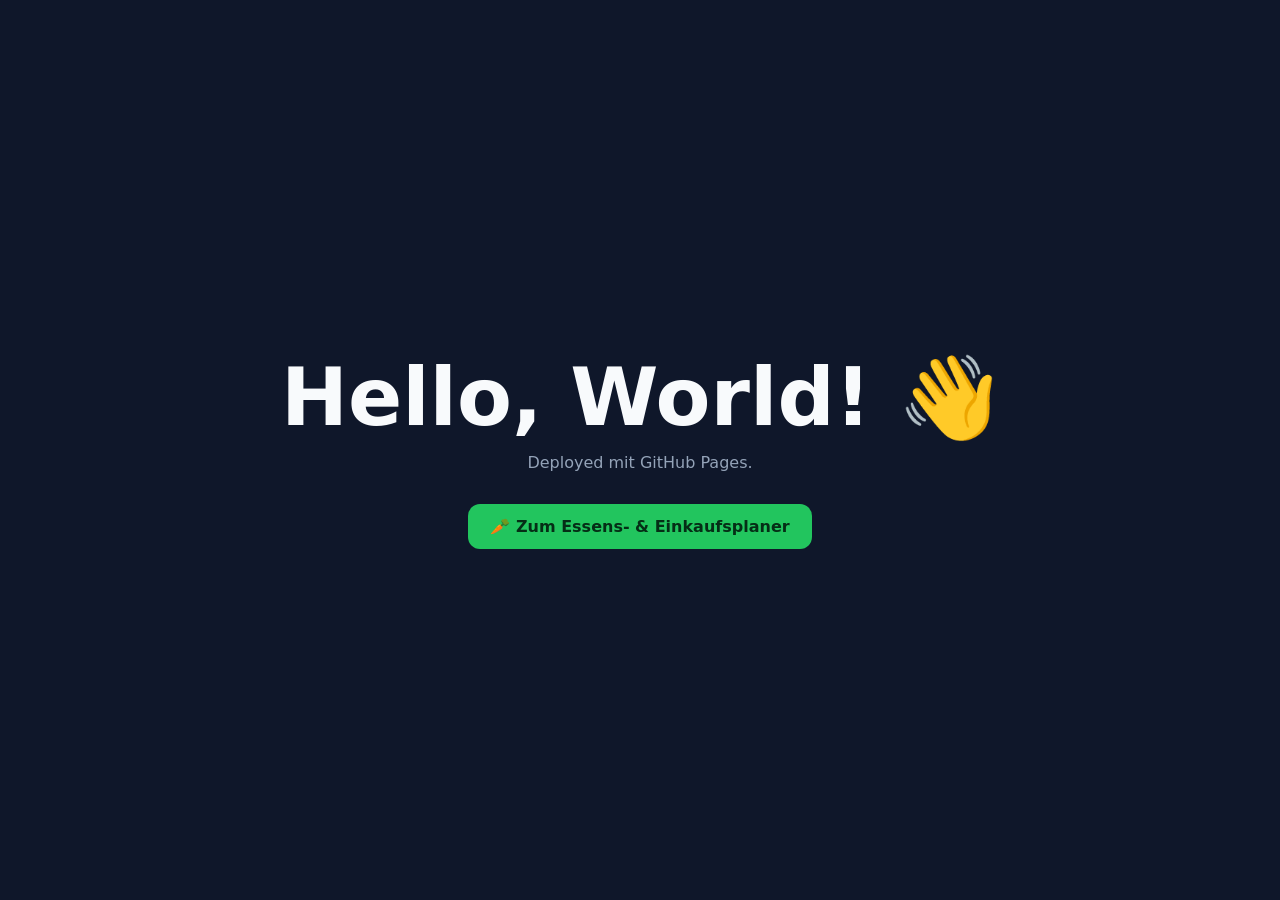
<file: index.html>
<!DOCTYPE html>
<html lang="de">
<head>
  <meta charset="UTF-8">
  <meta name="viewport" content="width=device-width, initial-scale=1.0">
  <title>Hello World</title>
  <style>
    body {
      margin: 0;
      min-height: 100vh;
      display: grid;
      place-items: center;
      font-family: system-ui, sans-serif;
      background: #0f172a;
      color: #f8fafc;
    }
    main { text-align: center; }
    h1 { font-size: clamp(2.5rem, 8vw, 5rem); margin: 0 0 0.5rem; }
    p { color: #94a3b8; margin: 0; }
    a.cta {
      display: inline-block; margin-top: 2rem; padding: 0.8rem 1.4rem; border-radius: 12px;
      background: #22c55e; color: #052e16; font-weight: 700; text-decoration: none;
    }
    a.cta:hover { background: #4ade80; }
  </style>
</head>
<body>
  <main>
    <h1>Hello, World! 👋</h1>
    <p>Deployed mit GitHub Pages.</p>
    <a class="cta" href="essensplaner/">🥕 Zum Essens- &amp; Einkaufsplaner</a>
  </main>
</body>
</html>
</file>
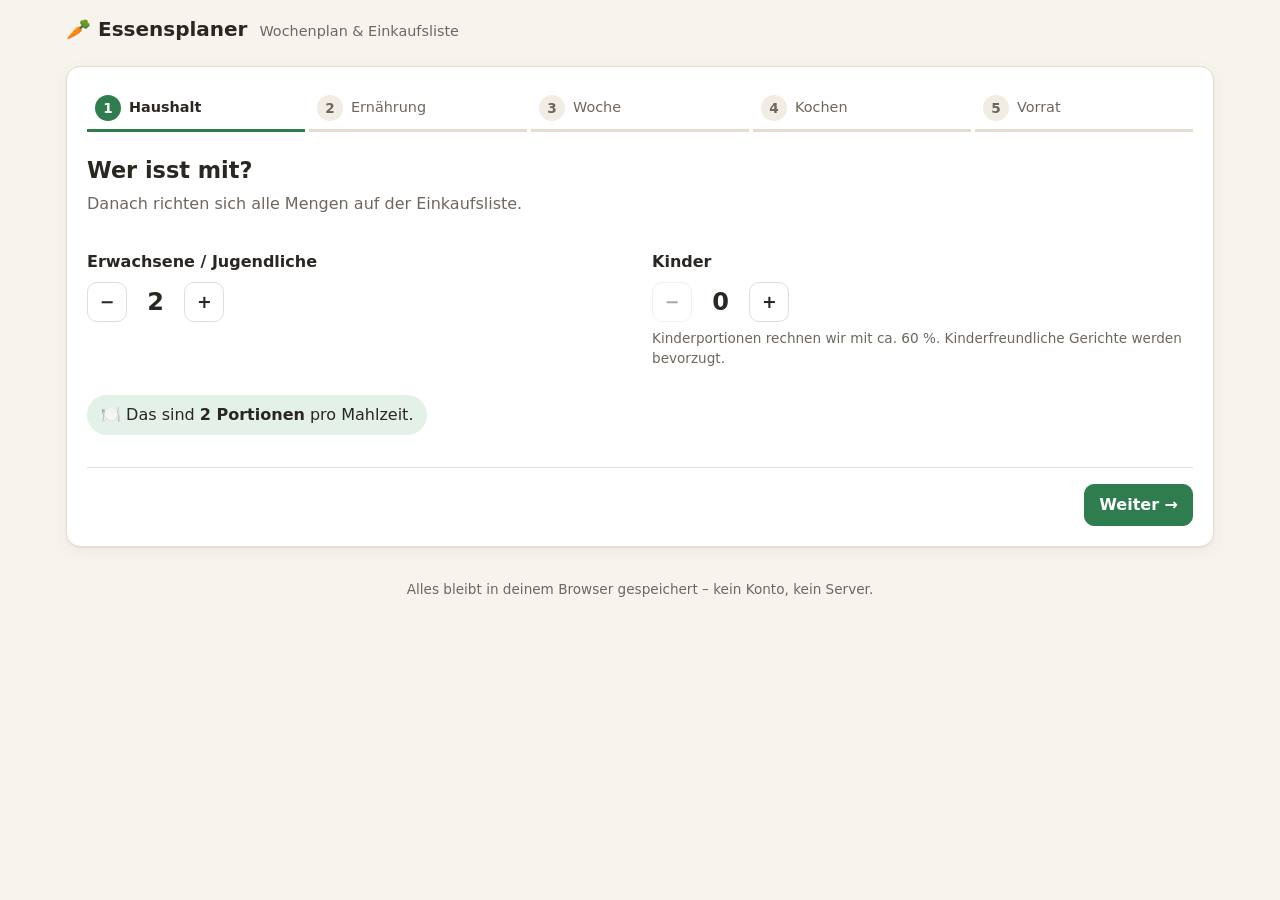
<file: essensplaner/index.html>
<!DOCTYPE html>
<html lang="de">
<head>
  <meta charset="UTF-8">
  <meta name="viewport" content="width=device-width, initial-scale=1.0">
  <meta name="description" content="Wochenplaner für Essen und Einkauf: ein paar Fragen beantworten, Wochenplan und fertige Einkaufsliste bekommen.">
  <meta name="theme-color" content="#2f7d4f">
  <title>Essensplaner</title>
  <link rel="icon" href="data:image/svg+xml,<svg xmlns='http://www.w3.org/2000/svg' viewBox='0 0 100 100'><text y='.9em' font-size='90'>🥕</text></svg>">
  <link rel="stylesheet" href="style.css">
</head>
<body>
  <header class="topbar">
    <a href="./" id="brand" class="brand"><span aria-hidden="true">🥕</span> Essensplaner</a>
    <span class="topbar-sub">Wochenplan &amp; Einkaufsliste</span>
  </header>

  <main id="app" class="container">
    <noscript><p class="notice">Der Essensplaner braucht JavaScript.</p></noscript>
  </main>

  <footer class="container footer no-print">
    Alles bleibt in deinem Browser gespeichert – kein Konto, kein Server.
  </footer>

  <dialog id="dialog" aria-labelledby="dialog-title">
    <div id="dialog-body" class="dialog-body"></div>
  </dialog>
  <div id="toast" class="toast" role="status" aria-live="polite"></div>

  <script src="data.js"></script>
  <script src="app.js"></script>
</body>
</html>
</file>
<file: essensplaner/style.css>
:root {
  --bg: #f7f4ee;
  --surface: #ffffff;
  --surface-2: #f1ede5;
  --text: #2a2622;
  --muted: #6f675e;
  --border: #e3ddd2;
  --primary: #2f7d4f;
  --primary-ink: #ffffff;
  --primary-soft: #e3f1e8;
  --accent: #d9542b;
  --accent-soft: #fbe9e2;
  --weekend: #fff8e6;
  --shadow: 0 1px 2px rgb(0 0 0 / 0.05), 0 4px 16px rgb(0 0 0 / 0.05);
  --radius: 14px;
  color-scheme: light;
}

@media (prefers-color-scheme: dark) {
  :root {
    --bg: #171513;
    --surface: #221f1c;
    --surface-2: #2c2824;
    --text: #f1ece5;
    --muted: #a99f93;
    --border: #3a3530;
    --primary: #5cbf86;
    --primary-ink: #0f1a13;
    --primary-soft: #1f3528;
    --accent: #f08a62;
    --accent-soft: #3a2620;
    --weekend: #2a261c;
    --shadow: 0 1px 2px rgb(0 0 0 / 0.3), 0 4px 16px rgb(0 0 0 / 0.25);
    color-scheme: dark;
  }
}

* { box-sizing: border-box; }

body {
  margin: 0;
  font-family: system-ui, -apple-system, "Segoe UI", Roboto, sans-serif;
  font-size: 16px;
  line-height: 1.5;
  background: var(--bg);
  color: var(--text);
}

h1, h2, h3 { line-height: 1.25; margin: 0 0 0.5rem; }
h2 { font-size: 1.4rem; }
h3 { font-size: 1.05rem; }
small { font-size: 0.85em; }
.muted { color: var(--muted); }
.small { font-size: 0.875rem; }
.lead { color: var(--muted); margin-top: 0; }

.container { max-width: 1180px; margin: 0 auto; padding: 0 16px; }

.topbar {
  display: flex;
  align-items: baseline;
  gap: 12px;
  padding: 14px 16px;
  max-width: 1180px;
  margin: 0 auto;
}
.brand { font-weight: 800; font-size: 1.25rem; color: var(--text); text-decoration: none; }
.topbar-sub { color: var(--muted); font-size: 0.9rem; }

.footer { color: var(--muted); font-size: 0.85rem; text-align: center; padding: 32px 16px; }

.card {
  background: var(--surface);
  border: 1px solid var(--border);
  border-radius: var(--radius);
  box-shadow: var(--shadow);
}

/* ---------- Buttons & Inputs ---------- */

.btn {
  display: inline-flex;
  align-items: center;
  justify-content: center;
  gap: 6px;
  min-height: 40px;
  padding: 8px 14px;
  border: 1px solid var(--border);
  border-radius: 10px;
  background: var(--surface);
  color: var(--text);
  font: inherit;
  font-weight: 600;
  cursor: pointer;
  transition: background 0.15s, border-color 0.15s, transform 0.05s;
}
.btn:hover { background: var(--surface-2); }
.btn:active { transform: translateY(1px); }
.btn:disabled { opacity: 0.4; cursor: not-allowed; }
.btn:focus-visible, .chip:focus-visible, .meal:focus-visible, .pick:focus-visible, .step:focus-visible, .tab:focus-visible {
  outline: 3px solid color-mix(in srgb, var(--primary) 50%, transparent);
  outline-offset: 2px;
}
.btn.is-on { background: var(--primary-soft); border-color: var(--primary); }
.btn-primary { background: var(--primary); border-color: var(--primary); color: var(--primary-ink); }
.btn-primary:hover { background: color-mix(in srgb, var(--primary) 88%, black); }
.btn-ghost { background: transparent; border-color: transparent; color: var(--muted); }
.btn-lg { min-height: 48px; padding: 10px 22px; font-size: 1.05rem; }
.btn-sm { min-height: 34px; padding: 4px 10px; font-size: 0.875rem; }
.btn-icon { width: 40px; padding: 0; font-size: 1.1rem; }
.btn-icon.btn-sm { width: 34px; font-size: 0.95rem; }

input[type="text"], input[type="search"], input[type="date"], select, textarea {
  width: 100%;
  padding: 10px 12px;
  border: 1px solid var(--border);
  border-radius: 10px;
  background: var(--surface);
  color: var(--text);
  font: inherit;
}
input:focus, select:focus, textarea:focus { outline: 2px solid var(--primary); outline-offset: 0; border-color: var(--primary); }
input[type="range"] { width: 100%; accent-color: var(--primary); }
textarea { resize: vertical; }

/* ---------- Wizard ---------- */

.wizard { margin-top: 8px; padding: 20px; }
.steps { display: flex; gap: 4px; list-style: none; margin: 0 0 24px; padding: 0; overflow-x: auto; }
.steps li { flex: 1; min-width: 0; }
.step {
  display: flex; align-items: center; gap: 8px; width: 100%;
  padding: 8px; border: 0; border-bottom: 3px solid var(--border);
  background: none; color: var(--muted); font: inherit; font-size: 0.9rem; cursor: pointer; text-align: left;
}
.step-num {
  flex: none; display: grid; place-items: center; width: 26px; height: 26px; border-radius: 50%;
  background: var(--surface-2); font-weight: 700; font-size: 0.85rem;
}
.step.is-current { color: var(--text); border-color: var(--primary); font-weight: 700; }
.step.is-current .step-num, .step.is-done .step-num { background: var(--primary); color: var(--primary-ink); }
.step.is-done { border-color: var(--primary-soft); }
.step-count { display: none; margin: -12px 0 8px; color: var(--muted); font-size: 0.875rem; }
@media (max-width: 640px) {
  .step-label { display: none; }
  .step { justify-content: center; }
  .step-count { display: block; }
  .topbar-sub { display: none; }
  .wizard { padding: 16px; }
}

.step-body { min-height: 280px; }
.wizard-nav { display: flex; justify-content: space-between; align-items: center; gap: 12px; margin-top: 24px; padding-top: 16px; border-top: 1px solid var(--border); }

.row { display: grid; grid-template-columns: repeat(auto-fit, minmax(240px, 1fr)); gap: 0 24px; }
.field { margin: 18px 0; }
.field-label { display: block; font-weight: 650; margin-bottom: 8px; }
.hint { display: block; color: var(--muted); margin-top: 6px; }

.stepper { display: inline-flex; align-items: center; gap: 12px; }
.stepper output { min-width: 2ch; text-align: center; font-size: 1.5rem; font-weight: 700; }

.pill-note { display: inline-block; padding: 8px 14px; border-radius: 999px; background: var(--primary-soft); margin: 8px 0; }

.choices { display: grid; grid-template-columns: repeat(auto-fit, minmax(200px, 1fr)); gap: 10px; margin: 16px 0; }
.choice {
  display: flex; gap: 12px; align-items: center; padding: 12px 14px;
  border: 2px solid var(--border); border-radius: 12px; cursor: pointer; background: var(--surface);
}
.choice input { position: absolute; opacity: 0; pointer-events: none; }
.choice strong { display: block; }
.choice small { color: var(--muted); }
.choice-icon { font-size: 1.6rem; }
.choice.is-on { border-color: var(--primary); background: var(--primary-soft); }
.choice:has(input:focus-visible) { outline: 3px solid color-mix(in srgb, var(--primary) 50%, transparent); }

.chips { display: flex; flex-wrap: wrap; gap: 8px; }
.chip {
  padding: 7px 14px; border-radius: 999px; border: 1px solid var(--border);
  background: var(--surface); color: var(--text); font: inherit; font-size: 0.92rem; cursor: pointer;
}
.chip:hover { background: var(--surface-2); }
.chip.is-on { background: var(--primary); border-color: var(--primary); color: var(--primary-ink); }
.presets { margin: 12px 0 16px; }

.segmented { display: inline-flex; flex-wrap: wrap; border: 1px solid var(--border); border-radius: 12px; overflow: hidden; }
.seg { padding: 10px 16px; cursor: pointer; border-right: 1px solid var(--border); }
.seg:last-child { border-right: 0; }
.seg input { position: absolute; opacity: 0; pointer-events: none; }
.seg.is-on { background: var(--primary); color: var(--primary-ink); font-weight: 650; }
.seg-icon { font-weight: 800; }
.seg:has(input:focus-visible) { outline: 3px solid color-mix(in srgb, var(--primary) 50%, transparent); outline-offset: -3px; }

.grid-table { width: 100%; max-width: 560px; border-collapse: collapse; margin: 8px 0 12px; }
.grid-table th, .grid-table td { padding: 6px 4px; text-align: center; border-bottom: 1px solid var(--border); }
.grid-table thead th { font-size: 0.85rem; color: var(--muted); font-weight: 600; }
.grid-table tbody th { text-align: left; white-space: nowrap; font-weight: 650; }
.grid-table tbody th small { color: var(--muted); font-weight: 400; }
.grid-table tr.is-weekend { background: var(--weekend); }

.tick { display: inline-grid; cursor: pointer; }
.tick input { position: absolute; opacity: 0; }
.tick span {
  width: 30px; height: 30px; border-radius: 8px; border: 2px solid var(--border); background: var(--surface);
  display: grid; place-items: center; transition: all 0.1s;
}
.tick input:checked + span { background: var(--primary); border-color: var(--primary); }
.tick input:checked + span::after { content: "✓"; color: var(--primary-ink); font-weight: 800; }
.tick input:focus-visible + span { outline: 3px solid color-mix(in srgb, var(--primary) 50%, transparent); }

.switch { display: flex; gap: 12px; align-items: flex-start; margin: 16px 0; cursor: pointer; }
.switch input { position: absolute; opacity: 0; }
.switch strong { display: block; }
.switch small { color: var(--muted); }
.switch-ui {
  flex: none; position: relative; width: 46px; height: 26px; margin-top: 2px; border-radius: 999px;
  background: var(--border); transition: background 0.15s;
}
.switch-ui::after {
  content: ""; position: absolute; top: 3px; left: 3px; width: 20px; height: 20px; border-radius: 50%;
  background: #fff; transition: transform 0.15s; box-shadow: 0 1px 2px rgb(0 0 0 / 0.3);
}
.switch input:checked + .switch-ui { background: var(--primary); }
.switch input:checked + .switch-ui::after { transform: translateX(20px); }
.switch input:focus-visible + .switch-ui { outline: 3px solid color-mix(in srgb, var(--primary) 50%, transparent); }

.summary { margin-top: 20px; padding: 16px; border-radius: 12px; background: var(--surface-2); }
.summary ul { margin: 0; padding: 0; list-style: none; display: grid; gap: 4px; }

/* ---------- Plan ---------- */

.plan-head { display: flex; flex-wrap: wrap; justify-content: space-between; align-items: flex-end; gap: 12px; margin: 8px 0 16px; }
.plan-head p { margin: 0; }
.actions { display: flex; flex-wrap: wrap; gap: 8px; }

.stats { display: grid; grid-template-columns: repeat(4, 1fr); gap: 8px; margin-bottom: 16px; }
.stats div { background: var(--surface); border: 1px solid var(--border); border-radius: 12px; padding: 10px 12px; }
.stats strong { display: block; font-size: 1.4rem; }
.stats strong small { font-size: 0.8rem; font-weight: 600; color: var(--muted); }
.stats span { color: var(--muted); font-size: 0.85rem; }
@media (max-width: 560px) { .stats { grid-template-columns: repeat(2, 1fr); } }

.notice { padding: 10px 14px; border-radius: 10px; background: var(--accent-soft); margin: 0 0 12px; }

.tabs { display: flex; gap: 4px; border-bottom: 1px solid var(--border); margin-bottom: 16px; position: sticky; top: 0; background: var(--bg); z-index: 5; }
.tab {
  padding: 12px 16px; border: 0; border-bottom: 3px solid transparent; background: none;
  color: var(--muted); font: inherit; font-weight: 650; cursor: pointer;
}
.tab.is-on { color: var(--text); border-color: var(--primary); }
.badge { display: inline-block; min-width: 22px; padding: 0 6px; border-radius: 999px; background: var(--accent); color: #fff; font-size: 0.8rem; text-align: center; }
.panel.is-hidden { display: none; }

.days { display: grid; grid-template-columns: repeat(auto-fill, minmax(260px, 1fr)); gap: 12px; }
.day { background: var(--surface); border: 1px solid var(--border); border-radius: var(--radius); padding: 12px; box-shadow: var(--shadow); }
.day.is-weekend { background: linear-gradient(var(--weekend), var(--surface) 60px); }
.day header { display: flex; justify-content: space-between; align-items: baseline; margin-bottom: 8px; }
.day h3 { margin: 0; }

.slot { position: relative; padding: 8px 0; border-top: 1px dashed var(--border); }
.slot-label { display: block; font-size: 0.78rem; text-transform: uppercase; letter-spacing: 0.04em; color: var(--muted); font-weight: 650; }
.slot.is-locked .slot-label::after { content: " · fixiert"; color: var(--primary); }
.slot.is-rest .meal { opacity: 0.8; }
.slot.is-empty p { margin: 4px 0; }
.slot-actions { display: flex; gap: 4px; margin-top: 4px; }

.meal, .pick {
  display: flex; gap: 10px; align-items: center; width: 100%; padding: 6px 4px; margin-top: 2px;
  border: 0; border-radius: 10px; background: none; color: inherit; font: inherit; text-align: left; cursor: pointer;
}
.meal:hover, .pick:hover { background: var(--surface-2); }
.meal-emoji { font-size: 1.8rem; line-height: 1; flex: none; }
.meal-text { display: flex; flex-direction: column; min-width: 0; }
.meal-name { font-weight: 650; }
.meal-meta { font-size: 0.82rem; color: var(--muted); }
.slot-add {
  display: block; width: 100%; margin-top: 6px; padding: 6px; border: 1px dashed var(--border); border-radius: 10px;
  background: none; color: var(--muted); font: inherit; font-size: 0.85rem; cursor: pointer;
}
.slot-add:hover { color: var(--text); border-color: var(--muted); }

/* ---------- Einkaufsliste ---------- */

.list-tools { margin-bottom: 16px; }
.list-tools p { margin: 6px 0 10px; }
.progress { height: 8px; border-radius: 999px; background: var(--surface-2); overflow: hidden; }
.progress span { display: block; height: 100%; background: var(--primary); transition: width 0.2s; }

.list { columns: 2 380px; column-gap: 16px; }
.cat {
  break-inside: avoid; margin: 0 0 16px; padding: 12px 14px;
  background: var(--surface); border: 1px solid var(--border); border-radius: var(--radius);
}
.cat ul { list-style: none; margin: 0; padding: 0; }
.cat h3 { margin-bottom: 4px; }
.basics summary { cursor: pointer; list-style: none; }
.basics summary::-webkit-details-marker { display: none; }
.basics summary h3 { display: inline; }
.basics summary::before { content: "▸ "; color: var(--muted); }
.basics[open] summary::before { content: "▾ "; }
.basics small { color: var(--muted); font-weight: 400; }

.item label { display: flex; align-items: center; gap: 10px; padding: 8px 0; border-bottom: 1px solid var(--border); cursor: pointer; }
.item:last-child label { border-bottom: 0; }
.item input[type="checkbox"] { flex: none; width: 22px; height: 22px; accent-color: var(--primary); cursor: pointer; }
.item-name { flex: 1; min-width: 0; }
.item-name small { display: block; color: var(--muted); white-space: nowrap; overflow: hidden; text-overflow: ellipsis; }
.item-qty { flex: none; max-width: 42%; text-align: right; font-weight: 650; }
.nowrap { white-space: nowrap; }
.item-qty small { display: block; color: var(--muted); font-weight: 400; font-size: 0.78rem; }
.item.is-done .item-name, .item.is-done .item-qty { opacity: 0.5; text-decoration: line-through; }
.tag { display: inline-block; padding: 0 6px; border-radius: 6px; background: var(--primary-soft); color: var(--primary); font-size: 0.75rem; font-weight: 650; text-decoration: none; }

.add-extra { display: flex; gap: 8px; margin-top: 8px; }

/* ---------- Dialog ---------- */

dialog {
  width: min(640px, calc(100vw - 24px)); max-height: calc(100vh - 32px); padding: 0;
  border: 1px solid var(--border); border-radius: 18px; background: var(--surface); color: var(--text);
  box-shadow: 0 20px 60px rgb(0 0 0 / 0.3);
}
dialog::backdrop { background: rgb(0 0 0 / 0.45); }
.dialog-body { padding: 20px; }
.dialog-actions { display: flex; flex-wrap: wrap; justify-content: flex-end; gap: 8px; margin-top: 20px; }

.recipe-head { display: flex; gap: 14px; align-items: center; margin-bottom: 12px; }
.recipe-head p { margin: 0; }
.recipe-emoji { font-size: 3rem; line-height: 1; }
.recipe h3 { margin-top: 18px; }
.ing { list-style: none; padding: 0; margin: 0; }
.ing li { display: flex; justify-content: space-between; gap: 12px; padding: 6px 0; border-bottom: 1px solid var(--border); }
.ing li span:last-child { color: var(--muted); white-space: nowrap; }
.steps-list { padding-left: 1.3em; margin: 0; }
.steps-list li { margin-bottom: 8px; }

.picker-search { margin: 8px 0 12px; }
.picker { list-style: none; margin: 0; padding: 0; max-height: 55vh; overflow-y: auto; }
.pick.is-on { background: var(--primary-soft); }
.copy-area { font-family: ui-monospace, monospace; font-size: 0.85rem; }

.toast {
  position: fixed; left: 50%; bottom: 24px; transform: translate(-50%, 20px); opacity: 0; pointer-events: none;
  padding: 10px 18px; border-radius: 999px; background: var(--text); color: var(--bg); font-weight: 600;
  transition: opacity 0.2s, transform 0.2s; z-index: 20; max-width: calc(100vw - 32px); text-align: center;
}
.toast.is-on { opacity: 1; transform: translate(-50%, 0); }

/* ---------- Druck ---------- */

@media print {
  :root { --bg: #fff; --surface: #fff; --weekend: #fff; --shadow: none; }
  .no-print, .topbar-sub, .footer, .toast { display: none !important; }
  .panel.is-hidden { display: block; }
  .panel + .panel { break-before: page; }
  .days { grid-template-columns: repeat(2, 1fr); }
  .day, .cat { break-inside: avoid; }
  .item.is-done { display: none; }
  .basics:not([open]) ul { display: block; }
}
</file>
